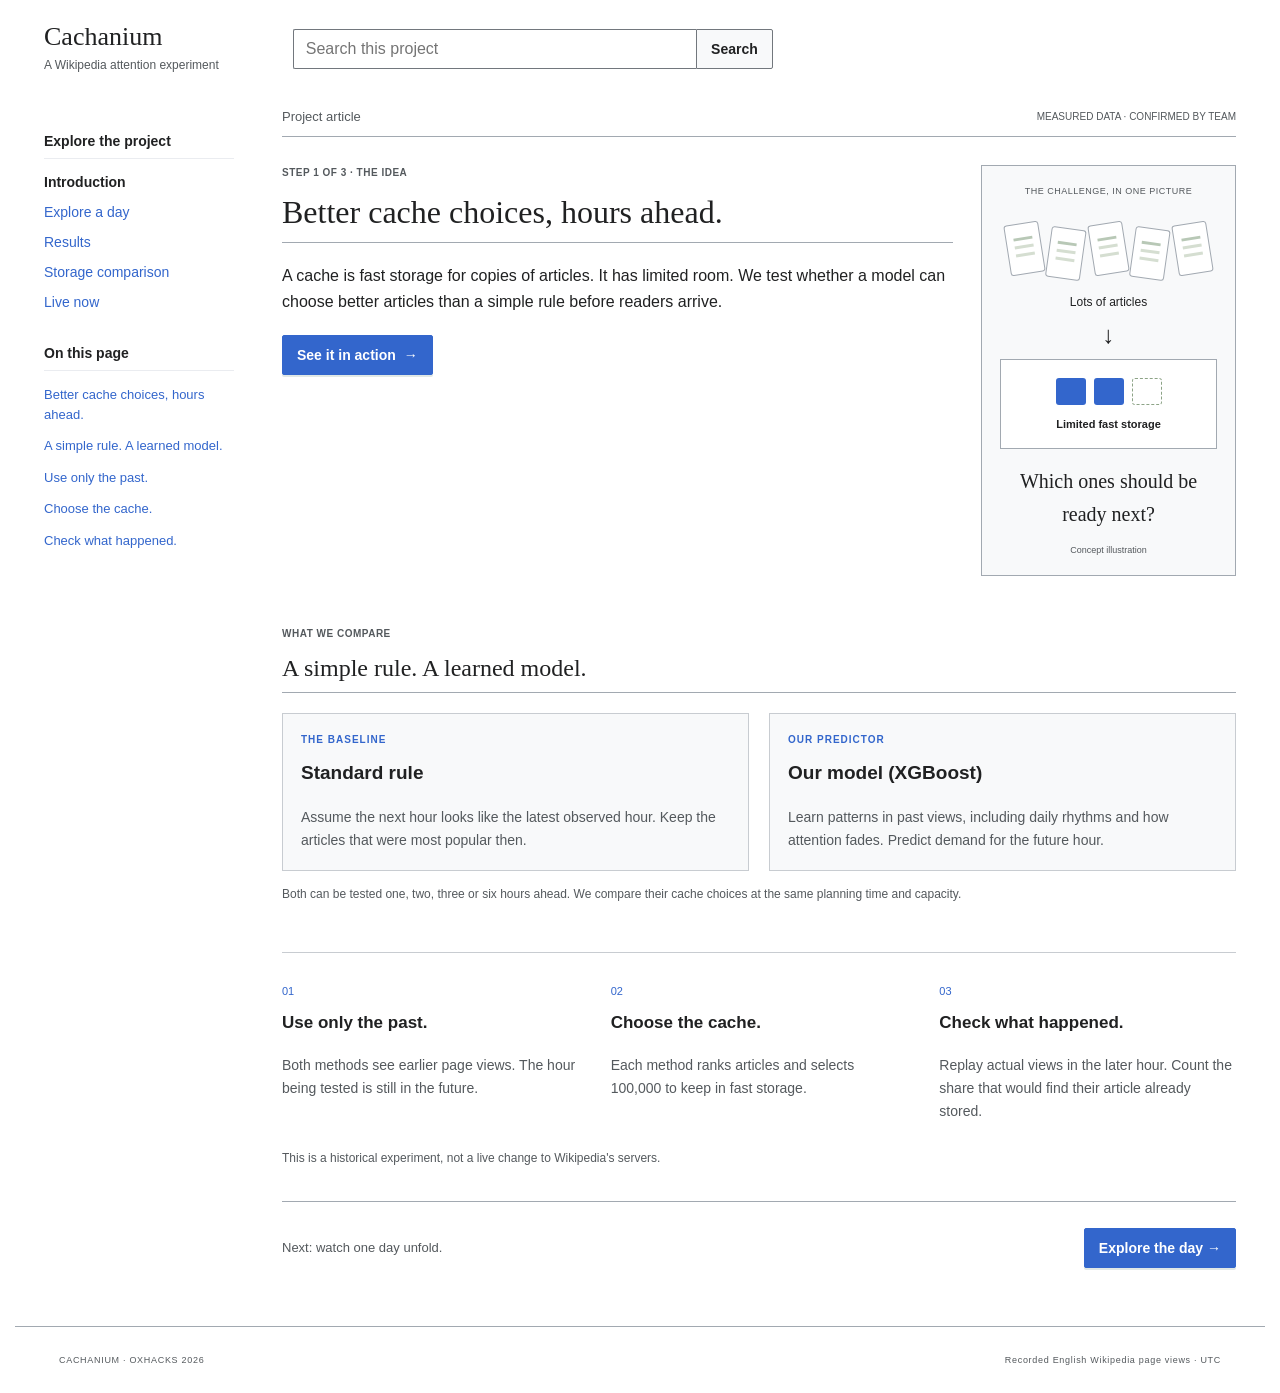
<file: demo/index.html>
<!doctype html>
<html lang="en">
<head>
  <meta charset="utf-8">
  <meta name="viewport" content="width=device-width, initial-scale=1">
  <meta name="color-scheme" content="light">
  <title>Cachanium · Understand, explore, discover</title>
  <link rel="stylesheet" href="styles.css">
  <script src="provenance.js" defer></script>
  <script src="foresight.js" defer></script>
  <script src="spikes.js" defer></script>
  <script src="presentation.js" defer></script>
  <script src="journey.js" defer></script>
  <script src="storage.js" defer></script>
  <script src="replay-data.js" defer></script>
  <script src="app.js" defer></script>
</head>
<body>
  <a class="skip-link" href="#main">Skip to content</a>
  <header class="masthead">
    <button id="contents-toggle" class="secondary contents-toggle" type="button" aria-expanded="false" aria-controls="article-sidebar">Contents</button>
    <a class="wordmark" href="#start" data-go="start">Cachanium<span>A Wikipedia attention experiment</span></a>
    <form class="project-search" role="search"><label class="sr-only" for="project-query">Search this project</label><input id="project-query" type="search" placeholder="Search this project" maxlength="120"><button type="submit">Search</button><div id="search-results" hidden aria-label="Search results"><p id="search-message" role="status"></p><ul></ul></div></form>
  </header>
  <div class="article-layout">
    <aside id="article-sidebar" class="article-sidebar" aria-label="Project navigation">
      <nav class="journey-nav" aria-label="Project pages"><strong>Explore the project</strong><a href="#start" data-go="start" aria-current="page">Introduction</a><a href="#explore" data-go="explore">Explore a day</a><a href="#results" data-go="results">Results</a><a href="#storage" data-go="storage">Storage comparison</a><a href="live.html">Live now</a></nav>
      <nav class="article-contents" aria-label="On this page"><strong>On this page</strong><ul id="section-links"></ul></nav>
    </aside>
    <main id="main">
    <div class="article-toolbar"><span>Project article</span><span class="provenance" id="provenance">DEVELOPMENT DATA / UNVERIFIED</span></div>
    <div id="status" class="status" role="status" aria-live="polite">Loading the supplied replay dataset…</div>
    <button id="retry" type="button" hidden>Try loading again</button>

    <section class="journey-view" data-view="start" aria-labelledby="start-title">
      <div class="intro">
        <div><p class="eyebrow">STEP 1 OF 3 · THE IDEA</p><h1 id="start-title" tabindex="-1">Better cache choices,<br>hours ahead.</h1><p class="hero-copy">A cache is fast storage for copies of articles. It has limited room. We test whether a model can choose better articles than a simple rule before readers arrive.</p><a class="button" href="#explore" data-go="explore">See it in action <span aria-hidden="true">→</span></a></div>
        <div class="cache-illustration" aria-label="Concept illustration: choose a few articles for limited fast storage">
          <p class="illustration-label">THE CHALLENGE, IN ONE PICTURE</p>
          <div class="paper-stack" aria-hidden="true"><span></span><span></span><span></span><span></span><span></span></div>
          <p class="illustration-caption">Lots of articles</p><span class="flow-arrow" aria-hidden="true">↓</span>
          <div class="cache-box"><span class="cache-slot"></span><span class="cache-slot"></span><span class="cache-slot empty"></span><strong>Limited fast storage</strong></div>
          <p class="illustration-question">Which ones should be ready next?</p><small>Concept illustration</small>
        </div>
      </div>
      <section class="method-introduction" aria-labelledby="methods-title"><div><p class="eyebrow">WHAT WE COMPARE</p><h2 id="methods-title">A simple rule. A learned model.</h2></div><div class="method-definitions"><article><p class="method-kind">THE BASELINE</p><h3>Standard rule</h3><p>Assume the next hour looks like the latest observed hour. Keep the articles that were most popular then.</p></article><article><p class="method-kind">OUR PREDICTOR</p><h3>Our model (XGBoost)</h3><p>Learn patterns in past views, including daily rhythms and how attention fades. Predict demand for the future hour.</p></article></div><p class="metric-note">Both can be tested one, two, three or six hours ahead. We compare their cache choices at the same planning time and capacity.</p></section>
      <ol class="lesson-steps" aria-label="How the experiment works">
        <li><span class="lesson-number">01</span><h2>Use only the past.</h2><p>Both methods see earlier page views. The hour being tested is still in the future.</p></li>
        <li><span class="lesson-number">02</span><h2>Choose the cache.</h2><p>Each method ranks articles and selects 100,000 to keep in fast storage.</p></li>
        <li><span class="lesson-number">03</span><h2>Check what happened.</h2><p>Replay actual views in the later hour. Count the share that would find their article already stored.</p></li>
      </ol>
      <p class="quiet-note">This is a historical experiment, not a live change to Wikipedia's servers.</p>
      <div class="page-end"><span>Next: watch one day unfold.</span><a class="button" href="#explore" data-go="explore">Explore the day →</a></div>
    </section>

    <div id="replay" hidden>
      <section class="journey-view" data-view="explore" hidden aria-labelledby="snapshot-title">
        <div class="view-intro"><p class="eyebrow">STEP 2 OF 3 · COMPARE THE OUTCOMES</p><h1 id="snapshot-title" tabindex="-1">Two methods.<br>One recorded day.</h1><p>Press Play to compare the standard rule and our model as the day unfolds. The percentages are their measured cache results. The article list shows what people actually read.</p></div>
        <aside class="replay-scope"><strong>100,000 article spaces. Choices made one hour ahead.</strong><span>Both methods use earlier data. We score their choices against the actual views in the selected hour.</span></aside>
        <div class="replay-toolbar"><div class="timestamp"><time id="hour"></time><span id="interval"></span></div><span class="scope-chip" id="capacity"></span></div>
        <section class="transport" aria-label="Replay controls">
          <div class="transport-buttons"><button id="previous" type="button" class="secondary" aria-label="Previous available hour">← Previous hour</button><button id="play" type="button">Play</button><button id="next" type="button" class="secondary" aria-label="Next available hour">Next hour →</button></div>
          <div class="timeline-control"><div class="timeline-heading"><label for="timeline">Move through the day</label><span id="playback-state"></span></div><input id="timeline" type="range" min="0" max="0" step="1" value="0" aria-describedby="coverage"><div class="timeline-ends"><span id="timeline-start"></span><span id="timeline-end"></span></div></div>
          <p id="coverage" class="coverage"></p><p id="replay-announcement" class="sr-only" role="status" aria-live="polite" aria-atomic="true"></p>
        </section>
        <ol class="decision-sequence" aria-label="How the selected hour is evaluated"><li><span>1. Read earlier data</span><p id="history-cutoff"></p></li><li><span>2. Choose 100,000 articles</span><p>Each method fills its cache before the hour being scored.</p></li><li><span>3. Check actual views</span><p id="observed-window"></p></li></ol>
        <div class="score-heading"><h2>How much of this hour would the cache serve?</h2><span>Cache hit rate</span></div>
        <div class="performance" id="performance" aria-label="Share of views served from fast storage for the selected hour"></div>
        <p class="hourly-gap" id="hourly-gap"></p><p class="metric-note">A cache hit means the requested article was already stored. These percentages measure views the cache would serve, not how many predictions were correct.</p>
        <section class="leaderboard" aria-labelledby="leaderboard-title">
          <div class="section-heading"><div><p class="eyebrow">ACTUAL OBSERVED DEMAND</p><h2 id="leaderboard-title">What people actually read</h2></div><button id="show-pages" type="button" class="text-button" aria-expanded="false" aria-controls="table-body">Show all articles</button></div>
          <p id="page-count" class="metric-note"></p><p class="table-hint" id="table-hint">✓ Ready means already in fast storage. × Not ready means the main server would be needed.</p>
          <div class="table-scroll" role="region" aria-label="Article leaderboard; scroll sideways on small screens" aria-describedby="table-hint" tabindex="0"><table><caption class="sr-only">Actual article views in the selected hour, not predicted values</caption><thead id="table-head"></thead><tbody id="table-body"></tbody></table></div>
        </section>
        <details class="learn-more"><summary>What exactly am I looking at?</summary><div class="details-content"><p>Each row is an article from the recorded hour. Article popularity is the same whatever the storage capacity. This list shows demand, not which articles were stored.</p><dl class="context"><div><dt>Recorded views this hour</dt><dd id="total"></dd></div><div><dt>Available hours</dt><dd id="hour-count"></dd></div></dl><p>The hourly 100,000 article scores come from Computing's published hourly results. The article list and view counts come from the recorded day. Individual 100,000 article cache choices have not been supplied.</p><p>Percentages use views in the retained top 150,000 English Wikipedia articles each hour, not all Wikipedia traffic or just the rows shown here. The team's cache choices are made hourly and treat articles as equal in size. All times are UTC.</p></div></details>
        <div class="page-end"><a class="back-link" href="#start" data-go="start">← Back to the idea</a><a class="button" href="#results" data-go="results">See the 100,000 article results →</a></div>
      </section>

      <section class="journey-view" data-view="results" hidden aria-labelledby="results-title">
        <div class="view-intro"><p class="eyebrow">STEP 3 OF 3 · THE FIRST QUESTION</p><h1 id="results-title" tabindex="-1">Does forecasting<br>choose better articles?</h1><p id="result-takeaway">Explore the recorded results below.</p></div>
        <section aria-labelledby="summary-title" class="summary-panel"><div class="results-context"><p class="capacity-tag">The main test <strong>100,000 article spaces</strong><span>One hour ahead</span></p><a class="button secondary-link" href="#storage" data-go="storage">Compare storage sizes <span aria-hidden="true">→</span></a></div>
          <h2 id="summary-title" tabindex="-1">Two ways to choose. One fair comparison.</h2><p class="section-copy">These are average hourly cache hit rates across the test period. Both methods choose one hour ahead with room for 100,000 articles. The sample covers the top 150,000 English Wikipedia articles each hour.</p>
          <dl id="summary-values" class="summary-grid"></dl>
          <div class="result-explainer" id="result-explainer"></div>
          <details class="learn-more"><summary>How was this measured?</summary><div class="details-content"><p id="summary-scope"></p><dl id="oracle-values" class="summary-grid"></dl><p id="oracle-note"></p><p id="run-note"></p><p class="report-links"><a href="../out/results.csv" download>Download results</a> · <a href="../out/charts_100k/key_numbers.md" target="_blank" rel="noopener">Read the team's report</a></p></div></details>
        </section>
        <section class="foresight" aria-labelledby="foresight-title">
          <h2 id="foresight-title" tabindex="-1">What if we have to choose earlier?</h2><p class="section-copy">Six hours ahead means both methods must choose six hours before the hour being scored. The standard rule still reuses the latest observed popularity. Our model forecasts demand for that future hour.</p>
          <section class="horizon-lab" aria-label="Try different planning horizons">
          <fieldset class="horizon-picker"><legend>How early should both methods choose?</legend><label><input type="radio" name="planning-horizon" value="1" checked><span>1 hour</span></label><label><input type="radio" name="planning-horizon" value="2"><span>2 hours</span></label><label><input type="radio" name="planning-horizon" value="3"><span>3 hours</span></label><label><input type="radio" name="planning-horizon" value="6"><span>6 hours</span></label></fieldset>
          <ol class="planning-timeline"><li><strong>Make the choice</strong><span>Use only earlier views</span></li><li><strong id="planning-wait">Wait 1 hour</strong><span>Keep the planning time equal</span></li><li><strong>Measure actual demand</strong><span>Check which views the cache serves</span></li></ol>
          <div id="horizon-outcome" aria-live="polite" aria-atomic="true"></div>
          <p class="metric-note">These are published historical results, not a new simulation. Storage stays fixed at 100,000 articles. Bars use a 0–100% scale.</p>
          </section><div id="published-findings" class="findings-grid"></div>
          <details class="learn-more"><summary>Show the chart and technical details</summary><div class="details-content"><p id="findings-note"></p><p id="foresight-status"></p><p id="foresight-coverage"></p><ul id="foresight-legend" class="chart-legend" aria-label="Chart series"></ul><div class="chart-scroll" role="region" aria-label="Results chart; scroll sideways on small screens" tabindex="0"><svg id="foresight-chart" viewBox="0 0 760 340" role="img" aria-labelledby="foresight-chart-title"></svg></div><div class="foresight-values" role="region" aria-label="Exact results" tabindex="0"><table><caption>Share of recorded views served from fast storage</caption><thead id="foresight-head"></thead><tbody id="foresight-body"></tbody></table></div><a href="../out/charts_100k/1_vs_standard_rule.png" target="_blank" rel="noopener">See the published statistical comparison</a></div></details>
        </section>
        <section class="spike-story" aria-labelledby="spike-title">
          <h2 id="spike-title" tabindex="-1">What about sudden bursts of interest?</h2><p id="spike-plain" class="section-copy">A sudden surge is called a spike. We also checked how the approaches handled these.</p>
          <details class="learn-more" id="spike-details"><summary>See actual article views during a surge</summary><div class="details-content"><p class="observed-notice">Recorded observations only. This chart contains no predicted view values or model catch times. It cannot establish that a spike was predicted six hours early.</p><p id="spike-status"></p><label for="spike-select" class="spike-label">Choose an article</label><select id="spike-select" aria-describedby="spike-status"></select><div id="spike-content" hidden><div class="spike-heading"><div><h3 id="spike-name"></h3><p id="spike-time"></p></div><button id="spike-jump" type="button" class="secondary">Compare methods at this hour</button></div><p id="spike-context"></p><p id="spike-warning" class="spike-warning" role="status" hidden></p><p class="metric-note">The line shows actual views. The dotted line marks the recorded surge onset. Scroll sideways on smaller screens.</p><div class="chart-scroll" role="region" aria-label="Actual article views" tabindex="0"><svg id="spike-chart" role="img" aria-labelledby="spike-chart-title"></svg></div><details class="spike-details"><summary>See exact hourly counts</summary><div class="spike-table" role="region" aria-label="Hourly counts" tabindex="0"><table><caption>Actual counts from this article's recorded trajectory</caption><thead><tr><th scope="col">Hour (UTC)</th><th scope="col">Views</th></tr></thead><tbody id="spike-values"></tbody></table></div></details></div></div></details>
        </section>
        <aside class="limits" aria-labelledby="limits-title"><h2 id="limits-title" tabindex="-1">What this doesn't prove.</h2><p class="section-copy">This is one short historical test. It doesn't mean we can predict breaking news or replace Wikipedia's live caching system.</p><details class="learn-more"><summary>Read the limitations</summary><div class="details-content"><ul><li>Only a few days were evaluated; other weeks and languages may differ.</li><li>Our denominator is the top 150,000 English Wikipedia articles each hour.</li><li>Storage choices change once an hour and assume equal article sizes.</li><li>Unexpected first-hour surges may have no advance signal.</li><li>Statistical uncertainty describes this test period, not every possible future day.</li><li>Traffic that resembles bots was flagged, not removed.</li></ul></div></details></aside>
        <section class="next-question"><div><p class="eyebrow">THE NEXT QUESTION</p><h2>What if we use different cache capacities?</h2><p>We started with space for 10,000 articles, then tested 100,000. Compare how the two cache capacities performed.</p></div><a class="button" href="#storage" data-go="storage">Compare storage sizes <span aria-hidden="true">→</span></a></section><div class="page-end"><a class="back-link" href="#explore" data-go="explore">← Explore the day again</a><button id="pitch-start" type="button" class="secondary">Start from the beginning</button></div>
      </section>
      <section class="journey-view" data-view="storage" hidden aria-labelledby="storage-title">
        <div class="view-intro"><a class="back-link" href="#results" data-go="results">← Back to forecasting results</a><p class="eyebrow">THE SECOND QUESTION</p><h1 id="storage-title" tabindex="-1">What changes with different cache capacities?</h1><p id="storage-question"></p></div>
        <div class="comparison-rules"><span><strong>Same planning time</strong> Choose one hour ahead</span><span><strong>Same recorded hours</strong> Compare the same audience</span><span><strong>One thing changes</strong> The number of article spaces</span></div>
        <fieldset class="method-picker"><legend>Keep the method fixed. Which one would you like to compare?</legend><label><input type="radio" name="storage-method" value="our_model" checked><span>Our model (XGBoost)</span></label><label><input type="radio" name="storage-method" value="last_hour"><span>Standard rule</span></label></fieldset>
        <p class="metric-note">Both capacities stay visible. Switch the method to see its measured results at each size. Each filled block represents space for 10,000 articles; the bars measure views served on a 0–100% scale.</p><div id="storage-comparison" class="storage-grid"></div>
        <div id="storage-answer" class="storage-answer" aria-live="polite"></div>
        <details class="learn-more"><summary>How to read this comparison</summary><div class="details-content"><p>The filled blocks show relative article capacity. Each block stands for 10,000 article spaces. The bars show recorded views served from fast storage on a scale from zero to 100 percent.</p><p>Values per 1,000 are rounded illustrations of the average hit rates. Both sizes use the same 72 hours at a one hour planning time. A page view is counted in the retained top 150,000 English Wikipedia articles for that hour.</p><p>Each article counts as one space. This is not a comparison of storage in bytes, hardware price or financial savings. Bigger storage helped in this test; it does not establish the best cost tradeoff.</p><a href="../out/results.csv" download>Download the measured results</a></div></details>
        <div class="page-end"><a class="button" href="#results" data-go="results">Back to the forecasting question</a><a class="back-link" href="#start" data-go="start">Start from the beginning</a></div>
      </section>
    </div>
  </main>
  </div>
  <footer><span>CACHANIUM · OXHACKS 2026</span><span>Recorded English Wikipedia page views · UTC</span></footer>
</body>
</html>
</file>
<file: demo/styles.css>
:root {
  --paper: #f6f5f0;
  --white: #fffefb;
  --ink: #172e2b;
  --muted: #53645f;
  --line: #d7dcd2;
  --green: #176248;
  --warm: #8b4d2c;
  font-family: Arial, Helvetica, sans-serif;
  color: var(--ink);
  background: var(--paper);
  font-synthesis: none;
}
* { box-sizing: border-box; }
body { margin: 0; }
a { color: inherit; text-underline-offset: 4px; }
[hidden] { display: none !important; }
button, input, select { font: inherit; }
button, .button { cursor: pointer; }
button, .button { display: inline-flex; align-items: center; justify-content: center; gap: 16px; min-height: 46px; border: 1px solid var(--green); padding: 12px 20px; border-radius: 5px; background: var(--green); color: white; font-size: 14px; font-weight: 600; text-decoration: none; }
button:hover:enabled, .button:hover { background: #104c37; }
button:disabled { opacity: .45; cursor: default; }
button.secondary { background: transparent; border-color: var(--line); color: var(--ink); }
button.secondary:hover:enabled { background: #e6ede3; }
button.text-button { background: transparent; color: var(--green); border: 0; text-decoration: underline; padding: 8px; }
:focus-visible { outline: 3px solid #2863bc; outline-offset: 4px; }
h1, h2, h3, p { margin-top: 0; }
h1 { font-family: Georgia, 'Times New Roman', serif; font-size: clamp(38px, 5vw, 65px); line-height: 1.06; font-weight: 400; letter-spacing: -2px; margin-bottom: 22px; }
h2 { font-size: 23px; line-height: 1.3; letter-spacing: -.5px; font-weight: 600; }
h3 { font-size: 16px; line-height: 1.4; }
p { line-height: 1.65; }
.masthead, main, footer { max-width: 1280px; margin: auto; padding-left: 48px; padding-right: 48px; }
.masthead { min-height: 80px; display: flex; align-items: center; justify-content: space-between; gap: 20px; border-bottom: 1px solid var(--line); }
.wordmark { display: inline-flex; align-items: center; gap: 12px; text-decoration: none; font-size: 12px; font-weight: 800; letter-spacing: 1.5px; }
.brand-dot { width: 9px; height: 9px; border-radius: 50%; background: var(--green); }
.edition, .eyebrow { font-size: 10px; letter-spacing: 1.6px; font-weight: 700; color: var(--muted); }
.eyebrow { margin-bottom: 18px; }
.journey-bar { position: sticky; top: 0; z-index: 10; background: var(--paper); display: flex; align-items: center; justify-content: space-between; gap: 20px; padding: 18px 0; border-bottom: 1px solid var(--line); }
.journey-nav { display: flex; gap: 8px; }
.journey-nav a { display: inline-flex; align-items: center; gap: 9px; padding: 10px 13px; border-radius: 5px; text-decoration: none; font-size: 13px; color: var(--muted); }
.journey-nav a span { display: inline-grid; place-items: center; width: 22px; height: 22px; border-radius: 50%; border: 1px solid var(--line); font-size: 11px; }
.journey-nav a[aria-current] { color: var(--green); background: #e6eee3; font-weight: 700; }
.journey-nav a[aria-current] span { background: var(--green); border-color: var(--green); color: white; }
.provenance { color: var(--muted); font-size: 9px; letter-spacing: .5px; line-height: 1.5; }
.journey-view { padding: 42px 0 0; animation: view-enter 180ms ease-out; }
@keyframes view-enter { from { transform: translateY(5px); } to { transform: translateY(0); } }
.intro { display: grid; grid-template-columns: 1.3fr 1fr; gap: 72px; align-items: center; padding: 4px 0 44px; }
.hero-copy { font-size: 18px; color: var(--muted); max-width: 480px; margin-bottom: 28px; }
.cache-illustration { background: #e9ede2; padding: 25px 28px 22px; border-radius: 8px; text-align: center; }
.illustration-label { font-size: 9px; letter-spacing: 1.2px; margin-bottom: 24px; color: var(--muted); }
.paper-stack { height: 62px; display: flex; justify-content: center; gap: 7px; }
.paper-stack span { width: 35px; height: 51px; background: var(--white); border: 1px solid #b3bfb0; border-radius: 3px; position: relative; transform: rotate(-9deg); }
.paper-stack span:nth-child(even) { transform: rotate(8deg) translateY(5px); }
.paper-stack span::after { content: ''; position: absolute; top: 13px; left: 7px; width: 19px; height: 3px; background: #b8c8b6; box-shadow: 0 8px #d5ded1, 0 16px #d5ded1; }
.illustration-caption { font-size: 12px; margin: 8px 0; }
.flow-arrow { display: block; font-size: 24px; margin: 4px 0 10px; }
.cache-box { display: flex; flex-wrap: wrap; align-items: center; justify-content: center; gap: 8px; padding: 18px 24px; border: 1px solid #9eb498; border-radius: 5px; background: #f5f7ed; max-width: 220px; margin: auto; }
.cache-slot { height: 27px; width: 30px; background: var(--green); border-radius: 3px; }
.cache-slot.empty { background: transparent; border: 1px dashed #8ca386; }
.cache-box strong { flex: 1 0 100%; font-size: 11px; margin-top: 5px; }
.illustration-question { font-family: Georgia, serif; font-size: 20px; margin: 16px 0 8px; }
.cache-illustration small { color: var(--muted); font-size: 9px; }
.lesson-steps { display: grid; grid-template-columns: repeat(3, 1fr); gap: 32px; list-style: none; margin: 0; padding: 28px 0 0; border-top: 1px solid var(--line); }
.lesson-steps h2 { font-size: 19px; margin: 12px 0; }
.lesson-steps p { color: var(--muted); font-size: 14px; margin-bottom: 0; }
.lesson-number { font-size: 11px; color: var(--green); }
.method-introduction { padding: 26px 0 34px; }
.method-introduction h2 { margin-bottom: 20px; }
.method-definitions { display: grid; grid-template-columns: repeat(2,minmax(0,1fr)); gap: 20px; }
.method-definitions article { border: 1px solid var(--line); border-radius: 6px; padding: 22px; background: var(--white); }
.method-definitions article:last-child { border-color: #9db493; }
.method-definitions h3 { font-size: 19px; }
.method-definitions p:last-child { color: var(--muted); font-size: 14px; margin: 0; }
.method-kind { font-size: 10px; font-weight: 600; letter-spacing: 1px; color: var(--green); margin-bottom: 12px; }
.decision-sequence { list-style: none; display: grid; grid-template-columns: repeat(3,minmax(0,1fr)); gap: 20px; padding: 22px 0; margin: 12px 0 24px; border-top: 1px solid var(--line); border-bottom: 1px solid var(--line); }
.decision-sequence span { font-size: 13px; font-weight: 600; }
.decision-sequence p { font-size: 12px; color: var(--muted); margin: 8px 0 0; }
.score-heading { display: flex; flex-wrap: wrap; align-items: baseline; gap: 12px; }
.score-heading h2 { font-size: 21px; margin-bottom: 8px; }
.score-heading > span { font-size: 12px; color: var(--muted); }
.hourly-gap { font-size: 14px; line-height: 1.65; margin: 18px 0 8px; }
.horizon-rates { font-size: 12px; margin: 14px 0 0; }
.horizon-rates div { display: flex; justify-content: space-between; gap: 16px; max-width: 260px; padding: 6px 0; }
.horizon-rates dd { margin: 0; font-variant-numeric: tabular-nums; }
.observed-notice { padding: 16px; background: #e8eee2; border-radius: 5px; }
@media (max-width:700px) {
  .method-definitions, .decision-sequence { grid-template-columns: 1fr; }
  .decision-sequence { gap: 16px; }
  .method-definitions article { padding: 18px; }
}
.quiet-note { font-size: 12px; color: var(--muted); margin: 26px 0; }
.page-end { display: flex; justify-content: space-between; align-items: center; gap: 20px; border-top: 1px solid var(--line); padding: 26px 0 34px; margin-top: 32px; font-size: 13px; color: var(--muted); }
.back-link { padding: 12px 0; }
.view-intro { max-width: 760px; margin-bottom: 32px; }
.view-intro h1 { font-size: clamp(36px, 4.3vw, 52px); }
.view-intro > p:last-child { color: var(--muted); max-width: 640px; font-size: 16px; margin-bottom: 0; }
.replay-toolbar { display: flex; align-items: center; justify-content: space-between; gap: 20px; padding: 20px 0; border-top: 2px solid var(--ink); }
.timestamp time { font-weight: 600; font-size: 20px; }
.timestamp span { display: block; color: var(--muted); font-size: 12px; margin-top: 6px; }
.scope-chip { font-size: 12px; padding: 8px 11px; border: 1px solid var(--line); border-radius: 4px; }
.transport { display: grid; grid-template-columns: auto minmax(0,1fr); gap: 12px 28px; padding: 18px 0; border-top: 1px solid var(--line); }
.transport-buttons { display: flex; align-items: center; gap: 8px; }
.transport-buttons button { font-size: 12px; padding: 11px 14px; }
#play { min-width: 85px; }
.timeline-control { min-width: 0; }
.timeline-heading, .timeline-ends { display: flex; justify-content: space-between; gap: 10px; }
.timeline-heading { font-size: 12px; font-weight: 600; }
#playback-state, .timeline-ends { font-size: 10px; font-weight: 400; color: var(--muted); }
#timeline { display: block; width: 100%; height: 28px; margin: 4px 0; accent-color: var(--green); cursor: pointer; }
.coverage { grid-column: 1 / -1; color: var(--muted); font-size: 11px; margin: 0; }
.performance, .catch-grid { display: grid; grid-template-columns: repeat(2,minmax(0,1fr)); gap: 1px; border: 1px solid var(--line); background: var(--line); margin: 12px 0; }
.model, .catch-card { background: var(--white); padding: 22px 24px; min-width: 0; overflow-wrap: anywhere; }
.model-label { font-size: 14px; margin-bottom: 0; }
.model-label span { display: block; font-size: 11px; font-weight: 400; color: var(--muted); margin-top: 7px; }
.rate { font-size: 40px; font-variant-numeric: tabular-nums; letter-spacing: -1px; margin: 12px 0; }
.model:nth-child(even) .rate { color: var(--green); }
.rate.unavailable { font-size: 24px; }
.meter { height: 4px; background: #e4e9df; }
.meter-fill { height: 100%; background: var(--ink); }
.model:nth-child(even) .meter-fill { background: var(--green); }
.metric-note, .table-hint { color: var(--muted); font-size: 12px; line-height: 1.6; }
.metric-note { margin: 14px 0; }
.section-heading { display: flex; align-items: center; justify-content: space-between; gap: 20px; }
.section-heading .eyebrow { margin: 0 0 8px; }
.section-heading h2 { margin: 0; }
.leaderboard { margin-top: 32px; }
.table-scroll, .foresight-values, .spike-table { overflow-x: auto; border-top: 1px solid var(--line); }
.table-scroll { max-height: 650px; }
table { border-collapse: collapse; width: 100%; text-align: left; font-size: 13px; }
caption { text-align: left; padding: 14px 12px; color: var(--muted); font-size: 12px; }
th, td { padding: 15px 12px; border-bottom: 1px solid var(--line); }
thead th { background: var(--paper); position: sticky; top: 0; font-size: 11px; font-weight: 600; }
tbody th { font-weight: 500; overflow-wrap: anywhere; }
tbody tr:hover { background: #edf0e6; }
.rank { color: var(--muted); width: 35px; font-size: 11px; }
.views { text-align: right; font-variant-numeric: tabular-nums; white-space: nowrap; }
.cache { text-align: center; }
.badge { display: inline-block; padding: 5px 7px; background: #e5eee2; color: #20553c; font-size: 11px; white-space: nowrap; border-radius: 3px; }
.badge.missed { background: #f1e6dc; color: #854022; }
.badge.unknown { background: #e9ece4; color: var(--muted); }
.article-views-mobile { display: none; }
.learn-more { border-top: 1px solid var(--line); border-bottom: 1px solid var(--line); margin-top: 22px; }
.learn-more summary, .spike-details summary { cursor: pointer; font-size: 13px; padding: 18px 0; color: var(--green); font-weight: 600; }
.details-content { padding: 0 0 22px; font-size: 13px; color: var(--muted); line-height: 1.65; }
.details-content p { margin: 12px 0; }
.details-content > p:first-child { margin-top: 0; }
.context { display: flex; gap: 35px; flex-wrap: wrap; }
dt { font-size: 12px; color: var(--muted); line-height: 1.5; }
dd { margin: 8px 0 0; font-weight: 600; color: var(--ink); }
.section-copy { max-width: 700px; font-size: 15px; color: var(--muted); }
.summary-panel { margin-bottom: 34px; }
.summary-grid { display: grid; grid-template-columns: repeat(auto-fit,minmax(210px,1fr)); gap: 20px; margin: 24px 0; }
.summary-item { padding: 18px 24px; background: var(--white); border: 1px solid var(--line); border-radius: 5px; overflow-wrap: anywhere; }
.summary-item dt { color: var(--ink); font-size: 14px; font-weight: 600; }
.summary-item dd { font-size: 40px; font-variant-numeric: tabular-nums; letter-spacing: -1px; }
.summary-item:nth-child(even) dd { color: var(--green); }
.summary-item p { color: var(--muted); font-size: 12px; margin: 8px 0 0; }
.result-explainer { font-size: 14px; line-height: 1.7; max-width: 750px; }
.result-explainer { padding: 20px 24px; background: #e8eee2; border-radius: 6px; }
.result-explainer strong { display: block; font-size: 20px; line-height: 1.4; }
.result-explainer p { margin: 10px 0 0; color: var(--muted); font-size: 13px; }
.capacity-tag { display: inline-flex; flex-wrap: wrap; gap: 10px; padding: 9px 12px; background: #e8eee2; color: var(--green); border-radius: 4px; font-size: 12px; margin: 0 0 20px; }
.results-context { display: flex; align-items: center; justify-content: space-between; gap: 16px; margin-bottom: 24px; }
.results-context .capacity-tag { margin-bottom: 0; }
.secondary-link { background: transparent; border: 1px solid var(--green); color: var(--green); box-shadow: none; }
.secondary-link:hover { background: #e5eee0; }
.replay-scope { display: grid; gap: 7px; padding: 16px 20px; border: 1px solid #c1cdb8; border-radius: 5px; margin-bottom: 24px; font-size: 13px; }
.replay-scope span { color: var(--muted); line-height: 1.6; }
.next-question { display: flex; justify-content: space-between; align-items: center; gap: 35px; background: #e8eee2; border-radius: 7px; padding: 28px; margin-top: 34px; }
.next-question .eyebrow { margin-bottom: 10px; }
.next-question h2 { margin-bottom: 12px; }
.next-question p:last-child { margin-bottom: 0; max-width: 530px; color: var(--muted); font-size: 14px; }
.next-question .button { white-space: nowrap; }
.view-intro > .back-link { display: inline-block; font-size: 13px; margin-bottom: 20px; }
.comparison-rules { display: grid; grid-template-columns: repeat(3,1fr); gap: 24px; padding: 22px 0; border-top: 1px solid var(--line); border-bottom: 1px solid var(--line); margin-bottom: 28px; font-size: 13px; color: var(--muted); }
.comparison-rules strong { display: block; color: var(--ink); margin-bottom: 7px; }
.method-picker { border: 0; padding: 0; margin: 0 0 28px; display: flex; flex-wrap: wrap; gap: 10px; }
.method-picker legend { padding: 0 0 14px; font-weight: 600; font-size: 14px; }
.method-picker label { cursor: pointer; display: inline-flex; align-items: center; gap: 10px; padding: 13px 18px; min-height: 48px; border: 1px solid var(--line); border-radius: 5px; background: var(--white); font-size: 14px; }
.method-picker label:has(input:checked) { border-color: var(--green); background: #e5eee0; font-weight: 600; }
.method-picker input { accent-color: var(--green); width: 17px; height: 17px; margin: 0; }
.storage-grid { display: grid; grid-template-columns: repeat(2,minmax(0,1fr)); gap: 24px; }
.storage-card { padding: 28px; background: var(--white); border: 1px solid var(--line); border-radius: 7px; }
.storage-card.larger { border-color: #9db493; }
.storage-card .eyebrow { margin-bottom: 12px; }
.storage-card h2 { font-size: 28px; margin-bottom: 24px; }
.capacity-picture { display: flex; gap: 5px; margin-bottom: 24px; }
.capacity-picture span { flex: 1; height: 25px; border: 1px solid #c4ccbf; border-radius: 3px; }
.capacity-picture .filled { background: var(--green); border-color: var(--green); }
.storage-method-label { font-size: 13px; color: var(--muted); margin-bottom: 8px; }
.storage-rate { font-size: 48px; color: var(--ink); line-height: 1.1; font-variant-numeric: tabular-nums; margin-bottom: 10px; }
.larger .storage-rate { color: var(--green); }
.storage-meter { height: 8px; margin: 20px 0; border-radius: 4px; overflow: hidden; }
.storage-meter .meter-fill { background: var(--green); }
.storage-equivalent { margin: 0; font-size: 13px; color: var(--muted); }
.storage-answer { margin-top: 28px; padding: 24px 0; max-width: 760px; }
.storage-answer p { font-size: 14px; color: var(--muted); }
.button { box-shadow: 0 2px 0 #104c3720; }
.button:hover { box-shadow: 0 3px 10px #104c3725; }
@media(max-width:700px) {
  .results-context { align-items: flex-start; flex-direction: column; }
  .next-question { flex-direction: column; align-items: stretch; padding: 22px; gap: 24px; }
  .next-question .button { width: 100%; white-space: normal; }
  .comparison-rules { grid-template-columns: 1fr; gap: 17px; }
  .storage-grid { grid-template-columns: 1fr; gap: 18px; }
  .storage-card { padding: 22px; }
  .storage-card h2 { font-size: 25px; }
  .method-picker label { flex: 1; padding: 12px; font-size: 13px; }
}
.foresight, .spike-story, .limits { padding-top: 30px; border-top: 1px solid var(--line); margin-top: 32px; }
.findings-grid { display: grid; grid-template-columns: repeat(2,minmax(0,1fr)); gap: 20px; margin-top: 24px; }
.finding { border-left: 3px solid var(--green); padding: 0 20px; }
.finding h3 { font-size: 13px; font-weight: 500; margin-bottom: 10px; }
.finding .finding-value { font-size: 36px; color: var(--green); font-variant-numeric: tabular-nums; margin: 0; }
.finding p { font-size: 12px; color: var(--muted); max-width: 240px; }
.chart-legend { list-style: none; display: flex; flex-wrap: wrap; gap: 12px 25px; padding: 0; font-size: 12px; }
.series-swatch { margin-right: 7px; }
.chart-scroll { overflow-x: auto; }
#foresight-chart, #spike-chart { display: block; width: 100%; min-width: 520px; max-height: 430px; }
#spike-chart { min-width: 620px; max-height: 520px; }
#foresight-chart text, #spike-chart text { font: 12px Arial, sans-serif; fill: var(--muted); }
.spike-label { display: block; margin: 20px 0 8px; font-weight: 600; }
#spike-select { display: block; width: 100%; max-width: 620px; min-height: 46px; padding: 10px; color: var(--ink); background: var(--white); border: 1px solid var(--line); border-radius: 4px; font-size: 13px; }
.spike-heading { display: flex; justify-content: space-between; align-items: center; gap: 20px; margin-top: 24px; }
.spike-heading h3 { font-size: 20px; margin: 0; overflow-wrap: anywhere; }
.spike-heading button { font-size: 12px; }
.catch-card dd { font-size: 22px; }
.spike-warning, .status { padding: 16px; border-left: 3px solid var(--warm); background: #f5e8d4; color: #674020; font-size: 13px; line-height: 1.6; }
.status { margin: 20px 0; }
.spike-details { border-top: 1px solid var(--line); margin: 18px 0; }
.report-links { font-size: 12px; }
footer { display: flex; justify-content: space-between; gap: 20px; border-top: 1px solid var(--line); padding-top: 22px; padding-bottom: 25px; font-size: 9px; letter-spacing: .7px; color: var(--muted); }
.sr-only { position: absolute; width: 1px; height: 1px; overflow: hidden; clip-path: inset(50%); white-space: nowrap; }
.skip-link { position: absolute; left: 20px; top: -100px; padding: 12px; background: white; z-index: 10; }
.skip-link:focus { top: 12px; }
@media (max-width: 1000px) {
  .transport { grid-template-columns: 1fr; }
  .intro { gap: 35px; }
  .journey-bar { flex-wrap: wrap; gap: 12px; }
}
@media (max-width: 700px) {
  .masthead, main, footer { padding-left: 22px; padding-right: 22px; }
  .masthead { min-height: 66px; }
  .edition { display: none; }
  .journey-bar { padding: 12px 0; }
  .journey-nav { width: 100%; justify-content: space-between; gap: 2px; }
  .journey-nav a { padding: 8px 4px; gap: 5px; font-size: 11px; min-height: 44px; }
  .journey-nav a span { width: 19px; height: 19px; font-size: 10px; }
  .provenance { font-size: 8px; }
  .journey-view { padding-top: 30px; }
  .intro { grid-template-columns: 1fr; gap: 30px; padding-bottom: 28px; }
  h1 { font-size: 45px; letter-spacing: -1.5px; }
  .hero-copy { font-size: 16px; }
  .cache-illustration { padding: 20px; }
  .lesson-steps { grid-template-columns: 1fr; gap: 24px; }
  .lesson-steps li { padding-left: 38px; position: relative; }
  .lesson-number { position: absolute; top: 4px; left: 0; }
  .lesson-steps h2 { margin-top: 0; }
  .page-end { align-items: flex-start; flex-direction: column; }
  .page-end .button { width: 100%; }
  .replay-toolbar { align-items: flex-start; flex-direction: column; gap: 12px; }
  .timestamp time { font-size: 18px; }
  .transport-buttons { gap: 5px; }
  .transport-buttons button { flex: 1; padding: 10px 7px; font-size: 11px; }
  #play { min-width: 60px; }
  .model { padding: 18px 12px; }
  .model-label { font-size: 13px; }
  .model-label span { font-size: 10px; }
  .rate { font-size: 32px; }
  .model .rate.unavailable { font-size: 20px; }
  .section-heading { gap: 10px; }
  .section-heading h2 { font-size: 20px; }
  .text-button { white-space: nowrap; font-size: 12px; }
  .table-scroll .rank, .table-scroll thead th:first-child, .table-scroll .views { display: none; }
  .table-scroll thead th:nth-child(2) { width: 44%; }
  .table-scroll .cache { width: 28%; }
  .table-scroll th, .table-scroll td { padding: 13px 5px; }
  .table-scroll thead th { font-size: 10px; }
  .table-scroll tbody th { font-size: 12px; }
  .article-views-mobile { display: block; font-size: 10px; color: var(--muted); margin-top: 6px; }
  .badge { font-size: 10px; padding: 5px; }
  .summary-grid { grid-template-columns: 1fr; gap: 12px; }
  .summary-item { padding: 18px; }
  .summary-item dd { font-size: 36px; }
  .findings-grid { gap: 10px; }
  .finding { padding: 0 12px; }
  .finding .finding-value { font-size: 32px; }
  .spike-heading { align-items: flex-start; flex-direction: column; }
  .catch-grid { grid-template-columns: 1fr; }
  footer { flex-wrap: wrap; line-height: 1.6; }
}
@media (prefers-reduced-motion: reduce) { * { scroll-behavior: auto !important; animation: none !important; } }
@media (max-width:700px) {
  .table-scroll.demand-only thead th:nth-child(2) { width: 100%; }
}

/* Article shell: Vector-inspired reading layout, retaining project components. */
:root { --paper:#fff; --white:#fff; --ink:#202122; --muted:#54595d; --line:#a2a9b1; --green:#36c; --warm:#54595d; background:#fff; }
a { color:#36c; text-decoration:none; text-underline-offset:2px; }
a:hover { text-decoration:underline; }
button,.button { border-radius:2px; gap:8px; background:#36c; border-color:#36c; min-height:40px; padding:8px 14px; }
button:hover:enabled,.button:hover { background:#2a4b8d; color:#fff; text-decoration:none; }
button.secondary { background:#f8f9fa; border-color:#a2a9b1; color:#202122; }
button.secondary:hover:enabled { background:#eaecf0; }
.masthead { max-width:1560px; padding:22px 44px; min-height:94px; border:0; justify-content:flex-start; gap:44px; }
.wordmark { display:block; color:#202122; font:26px/1.15 Georgia,serif; letter-spacing:0; font-weight:400; flex-shrink:0; }
.wordmark span { display:block; font:12px/1.6 Arial,sans-serif; margin-top:4px; color:#54595d; }
.project-search { display:flex; position:relative; width:min(480px,100%); margin-left:30px; }
.project-search input { width:100%; min-width:0; border:1px solid #72777d; border-right:0; border-radius:2px 0 0 2px; padding:9px 12px; background:#fff; }
.project-search button { border-radius:0 2px 2px 0; background:#f8f9fa; color:#202122; border-color:#72777d; }
#search-results { position:absolute; top:calc(100% + 6px); left:0; right:0; padding:16px; border:1px solid #a2a9b1; background:#fff; box-shadow:0 3px 8px #0002; z-index:30; max-height:380px; overflow:auto; }
#search-results p { font-size:13px; margin:0 0 8px; }
#search-results ul { margin:0; padding:0; list-style:none; }
#search-results a { display:block; padding:8px 0; font-size:14px; }
.article-layout { display:grid; grid-template-columns:190px minmax(0,960px); gap:48px; max-width:1440px; margin:0 auto; padding:0 44px; justify-content:center; align-items:start; }
main { max-width:none; margin:0; padding:0; min-width:0; font-size:16px; }
.article-sidebar { position:sticky; top:24px; padding-top:36px; font-size:14px; max-height:calc(100vh - 48px); overflow:auto; }
.journey-nav { display:flex; flex-direction:column; gap:0; }
.journey-nav strong,.article-contents strong { display:block; color:#202122; border-bottom:1px solid #eaecf0; padding-bottom:9px; margin-bottom:8px; font-size:14px; }
.journey-nav a { display:block; padding:7px 0; color:#36c; border-radius:0; font-size:14px; }
.journey-nav a[aria-current] { background:none; color:#202122; font-weight:700; }
.article-contents { margin-top:28px; }
.article-contents ul { list-style:none; padding:0; margin:0; }
.article-contents a { display:block; padding:6px 0; font-size:13px; line-height:1.5; }
.article-toolbar { display:flex; justify-content:space-between; align-items:center; gap:20px; border-bottom:1px solid #a2a9b1; padding:12px 0; font-size:13px; color:#54595d; }
.provenance { font-size:10px; letter-spacing:0; text-align:right; }
.journey-view { padding-top:24px; animation:none; }
h1,.view-intro h1 { font:normal 32px/1.25 Georgia,'Times New Roman',serif; letter-spacing:0; margin-bottom:20px; border-bottom:1px solid #a2a9b1; padding-bottom:10px; }
h1 br { display:none; }
h1 br::after { content:' '; }
h2 { font:normal 24px/1.35 Georgia,'Times New Roman',serif; letter-spacing:0; border-bottom:1px solid #a2a9b1; padding-bottom:7px; margin-bottom:16px; }
h3 { letter-spacing:0; }
p { line-height:1.65; }
.eyebrow { letter-spacing:.5px; font-size:10px; margin-bottom:10px; }
.intro { grid-template-columns:minmax(0,1fr) 255px; gap:28px; align-items:start; padding-bottom:24px; }
.hero-copy { font-size:16px; color:#202122; max-width:none; margin-bottom:20px; }
.cache-illustration { background:#f8f9fa; border:1px solid #a2a9b1; border-radius:0; padding:18px; }
.cache-box { background:#fff; border-color:#a2a9b1; border-radius:0; }
.paper-stack span { border-color:#a2a9b1; }
.illustration-label { letter-spacing:.5px; }
.method-definitions article { background:#f8f9fa; border:1px solid #c8ccd1; border-radius:0; padding:18px; }
.method-definitions article:last-child { border-color:#c8ccd1; }
.lesson-steps h2 { font:600 17px/1.4 Arial,sans-serif; border:0; }
.view-intro { max-width:none; margin-bottom:24px; }
.view-intro > p:last-child { max-width:760px; color:#202122; }
.replay-scope,.observed-notice,.comparison-rules { background:#f8f9fa; border:1px solid #a2a9b1; border-radius:0; }
.replay-toolbar { border-top:1px solid #a2a9b1; }
.scope-chip { border-radius:0; background:#f8f9fa; }
.model,.summary-item,.finding { border-color:#c8ccd1; border-radius:0; }
.score-heading h2,.section-heading h2 { font:normal 24px/1.35 Georgia,serif; }
.score-heading { display:block; margin-bottom:16px; }
.score-heading > span { display:block; }
table { border-collapse:collapse; }
thead th { background:#eaecf0; color:#202122; }
.table-scroll,.foresight-values { border:1px solid #a2a9b1; }
.table-scroll th,.table-scroll td { border-bottom:1px solid #c8ccd1; }
.table-scroll tbody tr:nth-child(even) { background:#f8f9fa; }
.learn-more { border-color:#c8ccd1; }
.learn-more summary { color:#36c; }
.details-content { color:#202122; }
.page-end { border-color:#a2a9b1; }
.lesson-steps,.decision-sequence { border-color:#c8ccd1; }
footer { max-width:1250px; padding:28px 44px; margin-top:24px; border-top:1px solid #a2a9b1; }
.contents-toggle { display:none; }
[id] { scroll-margin-top:24px; }
@media(max-width:1100px) { .article-layout { gap:28px; grid-template-columns:170px minmax(0,1fr); padding:0 28px; } .masthead { padding:20px 28px; gap:28px; } .project-search { margin-left:0; } .intro { grid-template-columns:1fr; } .cache-illustration { max-width:340px; } }
@media(max-width:800px) {
 .masthead { flex-wrap:wrap; gap:16px; padding:16px 20px; }
 .wordmark { font-size:23px; }
 .contents-toggle { display:inline-flex; font-size:12px; min-height:36px; padding:6px 10px; }
 .project-search { width:100%; }
 .article-layout { display:block; padding:0 20px; }
 .article-sidebar { display:none; position:static; padding:18px; max-height:none; background:#f8f9fa; border:1px solid #a2a9b1; margin-bottom:16px; }
 .article-sidebar.is-open { display:block; }
 .article-contents { margin-top:18px; }
 h1,.view-intro h1 { font-size:29px; }
 .intro { gap:24px; }
 .journey-view { padding-top:20px; }
 .article-toolbar { align-items:start; font-size:12px; }
 .article-toolbar > span:first-child { white-space:nowrap; }
 .score-heading h2,.section-heading h2 { font-size:22px; }
 footer { padding:24px 20px; }
}

/* Small experiments use discrete published conditions, never interpolated data. */
.horizon-lab { border:1px solid #a2a9b1; padding:24px; margin:24px 0; background:#f8f9fa; }
.horizon-picker { border:0; padding:0; margin:0; display:flex; flex-wrap:wrap; gap:8px; }
.horizon-picker legend { font-weight:600; padding:0; margin-bottom:14px; }
.horizon-picker label { position:relative; cursor:pointer; }
.horizon-picker input { position:absolute; opacity:0; width:1px; height:1px; }
.horizon-picker span { display:block; border:1px solid #72777d; padding:10px 20px; background:#fff; border-radius:2px; }
.horizon-picker input:checked + span { background:#36c; border-color:#36c; color:#fff; font-weight:700; }
.horizon-picker input:focus-visible + span { outline:3px solid #36c; outline-offset:3px; }
.horizon-picker input:disabled + span { opacity:.5; cursor:default; }
.planning-timeline { display:grid; grid-template-columns:repeat(3,minmax(0,1fr)); list-style:none; padding:0; margin:28px 0; gap:16px; }
.planning-timeline li { border-top:3px solid #a2a9b1; padding-top:12px; }
.planning-timeline li:nth-child(2) { border-color:#36c; }
.planning-timeline strong { font-size:14px; }
.planning-timeline span { display:block; font-size:12px; color:#54595d; margin-top:6px; }
.horizon-scores { display:grid; grid-template-columns:1fr 1fr; gap:24px; }
.horizon-score { padding:20px; border:1px solid #c8ccd1; background:#fff; min-width:0; }
.horizon-score h3 { font-size:16px; }
.interactive-rate { font-size:36px; line-height:1.2; margin:14px 0 6px; font-variant-numeric:tabular-nums; }
.horizon-score:last-child .interactive-rate { color:#36c; }
.interactive-meter { height:8px; background:#eaecf0; margin-top:16px; }
.interactive-meter span { display:block; height:100%; background:#202122; }
.horizon-score:last-child .interactive-meter span { background:#36c; }
.horizon-difference { font-size:20px; font-weight:600; margin:20px 0 8px; }
.method-picker label { min-height:44px; }
@media(max-width:600px) { .horizon-lab { padding:16px; } .horizon-picker span { padding:10px 13px; } .planning-timeline { grid-template-columns:1fr; gap:12px; } .horizon-scores { grid-template-columns:1fr; gap:12px; } }

/* Keep secondary action labels legible in every interaction state. */
.button.secondary-link { background:#f8f9fa; color:#36c; border-color:#36c; }
.button.secondary-link:hover { background:#eaecf0; color:#2a4b8d; }
.button.secondary-link:focus-visible { color:#36c; }
</file>
